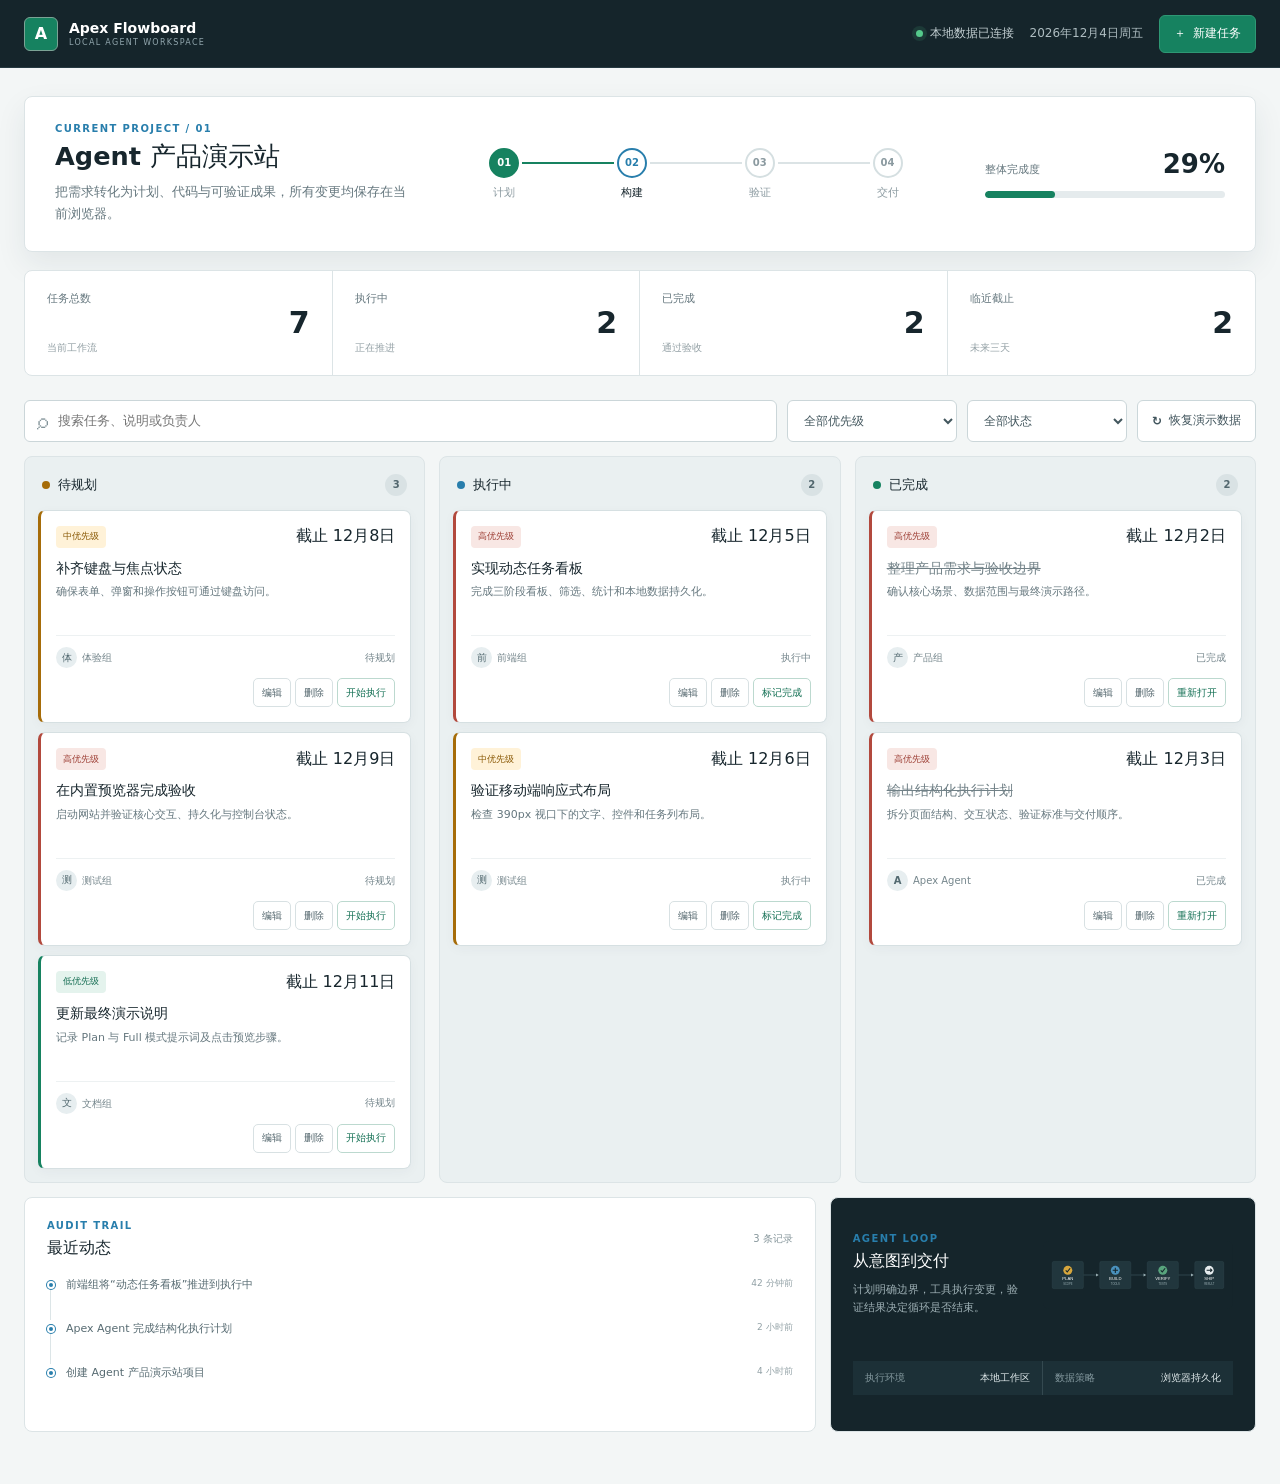
<file: examples/demo_project/apex_flowboard/index.html>
<!doctype html>
<html lang="zh-CN">
<head>
  <meta charset="utf-8">
  <meta name="viewport" content="width=device-width, initial-scale=1">
  <meta name="description" content="Apex Flowboard - 可离线运行的动态项目执行看板">
  <title>Apex Flowboard</title>
  <link rel="stylesheet" href="styles.css">
</head>
<body>
  <header class="topbar">
    <a class="brand" href="#main-content" aria-label="Apex Flowboard 首页">
      <span class="brand-mark" aria-hidden="true">A</span>
      <span><strong>Apex Flowboard</strong><small>LOCAL AGENT WORKSPACE</small></span>
    </a>
    <div class="topbar-actions">
      <span class="local-status"><i aria-hidden="true"></i>本地数据已连接</span>
      <time id="current-date"></time>
      <button class="button button-primary" id="new-task-button" type="button"><span aria-hidden="true">＋</span>新建任务</button>
    </div>
  </header>

  <main id="main-content" class="workspace">
    <section class="project-head" aria-labelledby="project-title">
      <div class="project-copy">
        <p class="eyebrow">CURRENT PROJECT / 01</p>
        <h1 id="project-title">Agent 产品演示站</h1>
        <p>把需求转化为计划、代码与可验证成果，所有变更均保存在当前浏览器。</p>
      </div>
      <div class="phase-strip" aria-label="项目阶段">
        <span class="phase is-done"><b>01</b>计划</span>
        <span class="phase is-active"><b>02</b>构建</span>
        <span class="phase"><b>03</b>验证</span>
        <span class="phase"><b>04</b>交付</span>
      </div>
      <div class="completion" aria-label="项目完成度">
        <div><span>整体完成度</span><strong id="completion-value">0%</strong></div>
        <div class="progress-track"><span id="completion-bar"></span></div>
      </div>
    </section>

    <section class="metrics" aria-label="项目指标">
      <article><span>任务总数</span><strong id="metric-total">0</strong><small>当前工作流</small></article>
      <article><span>执行中</span><strong id="metric-active">0</strong><small>正在推进</small></article>
      <article><span>已完成</span><strong id="metric-done">0</strong><small>通过验收</small></article>
      <article><span>临近截止</span><strong id="metric-due">0</strong><small>未来三天</small></article>
    </section>

    <section class="control-bar" aria-label="筛选任务">
      <label class="search-field">
        <span aria-hidden="true">⌕</span>
        <span class="sr-only">搜索任务</span>
        <input id="search-input" type="search" placeholder="搜索任务、说明或负责人" autocomplete="off">
      </label>
      <label><span class="sr-only">按优先级筛选</span><select id="priority-filter"><option value="all">全部优先级</option><option value="high">高优先级</option><option value="medium">中优先级</option><option value="low">低优先级</option></select></label>
      <label><span class="sr-only">按状态筛选</span><select id="status-filter"><option value="all">全部状态</option><option value="planned">待规划</option><option value="active">执行中</option><option value="done">已完成</option></select></label>
      <button id="reset-button" class="button button-quiet" type="button" title="恢复预置任务"><span aria-hidden="true">↻</span>恢复演示数据</button>
    </section>

    <section class="board" aria-label="任务看板">
      <section class="board-column" data-status="planned">
        <header><span class="status-dot planned"></span><h2>待规划</h2><b id="count-planned">0</b></header>
        <div id="list-planned" class="task-list"></div>
      </section>
      <section class="board-column" data-status="active">
        <header><span class="status-dot active"></span><h2>执行中</h2><b id="count-active">0</b></header>
        <div id="list-active" class="task-list"></div>
      </section>
      <section class="board-column" data-status="done">
        <header><span class="status-dot done"></span><h2>已完成</h2><b id="count-done">0</b></header>
        <div id="list-done" class="task-list"></div>
      </section>
    </section>

    <section class="lower-grid">
      <section class="activity-panel" aria-labelledby="activity-title">
        <header><div><p class="eyebrow">AUDIT TRAIL</p><h2 id="activity-title">最近动态</h2></div><span id="activity-count"></span></header>
        <ol id="activity-list" class="activity-list"></ol>
      </section>
      <aside class="workflow-panel" aria-labelledby="workflow-title">
        <div><p class="eyebrow">AGENT LOOP</p><h2 id="workflow-title">从意图到交付</h2><p>计划明确边界，工具执行变更，验证结果决定循环是否结束。</p></div>
        <img src="assets/workflow-map.svg" alt="计划、构建、验证和交付组成的 Agent 工作流">
        <dl><div><dt>执行环境</dt><dd>本地工作区</dd></div><div><dt>数据策略</dt><dd>浏览器持久化</dd></div></dl>
      </aside>
    </section>
  </main>

  <dialog id="task-dialog" class="task-dialog">
    <form id="task-form" method="dialog" novalidate>
      <header><div><p class="eyebrow">TASK EDITOR</p><h2 id="dialog-title">新建任务</h2></div><button id="close-dialog" class="icon-button" type="button" aria-label="关闭弹窗" title="关闭">×</button></header>
      <input id="task-id" type="hidden">
      <label class="field field-wide"><span>任务标题 *</span><input id="task-title" name="title" maxlength="80" required placeholder="例如：完成移动端适配"><small class="field-error" id="title-error"></small></label>
      <label class="field field-wide"><span>任务说明</span><textarea id="task-description" name="description" rows="3" maxlength="240" placeholder="补充验收范围与关键细节"></textarea></label>
      <div class="form-grid">
        <label class="field"><span>负责人</span><input id="task-owner" name="owner" maxlength="24" placeholder="例如：前端组"></label>
        <label class="field"><span>截止日期 *</span><input id="task-due" name="dueDate" type="date" required><small class="field-error" id="due-error"></small></label>
        <label class="field"><span>优先级</span><select id="task-priority" name="priority"><option value="high">高</option><option value="medium" selected>中</option><option value="low">低</option></select></label>
        <label class="field"><span>状态</span><select id="task-status" name="status"><option value="planned">待规划</option><option value="active">执行中</option><option value="done">已完成</option></select></label>
      </div>
      <footer><button id="cancel-dialog" class="button button-quiet" type="button">取消</button><button class="button button-primary" type="submit">保存任务</button></footer>
    </form>
  </dialog>

  <div id="toast" class="toast" role="status" aria-live="polite"></div>
  <noscript>此演示需要启用 JavaScript 才能使用任务管理功能。</noscript>
  <script src="app.js"></script>
</body>
</html>
</file>
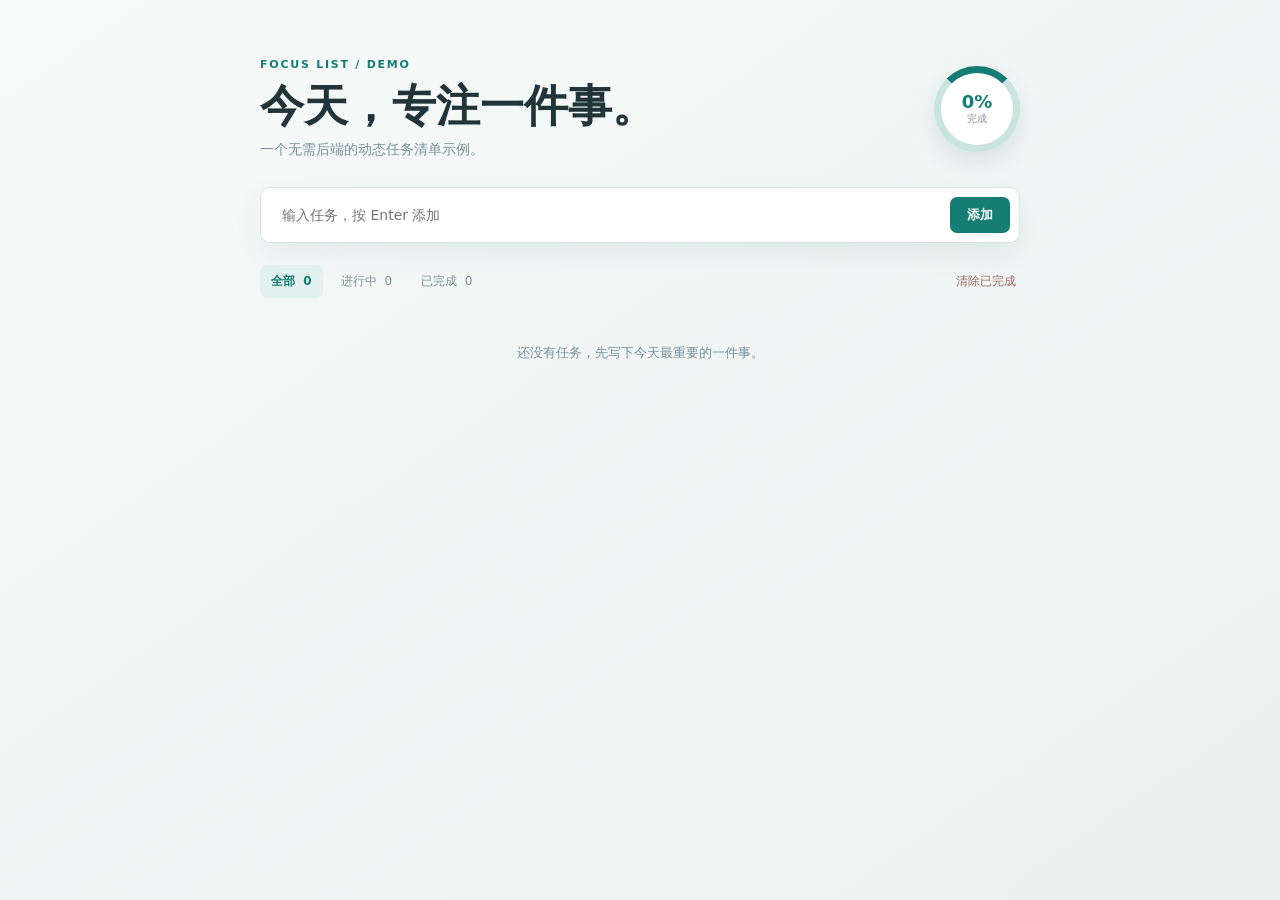
<file: examples/demo_project/frontend_demo/index.html>
<!doctype html>
<html lang="zh-CN">
<head>
  <meta charset="utf-8">
  <meta name="viewport" content="width=device-width, initial-scale=1">
  <title>Focus List</title>
  <link rel="stylesheet" href="styles.css">
</head>
<body>
  <main class="app">
    <header class="hero"><div><p class="eyebrow">FOCUS LIST / DEMO</p><h1>今天，专注一件事。</h1><p class="subhead">一个无需后端的动态任务清单示例。</p></div><div class="progress-ring" aria-label="完成进度"><strong id="progress-value">0%</strong><span>完成</span></div></header>
    <section class="composer" aria-label="新增任务"><input id="task-input" maxlength="120" placeholder="输入任务，按 Enter 添加"><button id="add-task" type="button">添加</button></section>
    <nav class="filters" aria-label="任务筛选"><button class="filter active" data-filter="all">全部 <span id="count-all">0</span></button><button class="filter" data-filter="active">进行中 <span id="count-active">0</span></button><button class="filter" data-filter="done">已完成 <span id="count-done">0</span></button><button id="clear-done" class="clear" type="button">清除已完成</button></nav>
    <ul id="task-list" class="task-list" aria-live="polite"></ul>
    <p id="empty-state" class="empty">还没有任务，先写下今天最重要的一件事。</p>
  </main>
  <script src="app.js"></script>
</body>
</html>
</file>
<file: examples/demo_project/apex_flowboard/styles.css>
:root {
  color-scheme: light;
  --ink: #17262d;
  --muted: #65777e;
  --line: #dce4e6;
  --surface: #ffffff;
  --canvas: #f3f6f6;
  --dark: #15252b;
  --green: #168260;
  --green-soft: #e4f3ed;
  --blue: #287eac;
  --blue-soft: #e7f2f8;
  --amber: #a66c09;
  --amber-soft: #fff2d8;
  --red: #b2493d;
  --shadow: 0 12px 30px rgba(30, 51, 58, .08);
  font-family: Inter, "Segoe UI", "Microsoft YaHei", system-ui, sans-serif;
  font-synthesis: none;
}

* { box-sizing: border-box; }
html { scroll-behavior: smooth; }
body { margin: 0; min-width: 320px; background: var(--canvas); color: var(--ink); }
button, input, select, textarea { font: inherit; letter-spacing: 0; }
button, select { cursor: pointer; }
button:focus-visible, input:focus-visible, select:focus-visible, textarea:focus-visible, a:focus-visible { outline: 3px solid rgba(40, 126, 172, .25); outline-offset: 2px; }
button:disabled { cursor: not-allowed; opacity: .5; }
.sr-only { position: absolute; width: 1px; height: 1px; overflow: hidden; clip: rect(0, 0, 0, 0); white-space: nowrap; }
.eyebrow { margin: 0 0 7px; color: var(--blue); font-size: 10px; font-weight: 800; letter-spacing: 1.4px; }

.topbar { height: 68px; display: flex; align-items: center; justify-content: space-between; gap: 24px; padding: 0 max(24px, calc((100vw - 1440px) / 2)); border-bottom: 1px solid #263a42; background: var(--dark); color: #fff; }
.brand { display: inline-flex; align-items: center; gap: 11px; color: inherit; text-decoration: none; }
.brand-mark { width: 34px; height: 34px; display: grid; place-items: center; border: 1px solid #7ba395; border-radius: 6px; background: var(--green); font-weight: 800; }
.brand strong, .brand small { display: block; }
.brand strong { font-size: 14px; }
.brand small { margin-top: 2px; color: #91a6ad; font-size: 8px; letter-spacing: 1.3px; }
.topbar-actions { display: flex; align-items: center; gap: 16px; font-size: 12px; }
.topbar time { color: #aebdc1; }
.local-status { display: inline-flex; align-items: center; gap: 7px; color: #c5d1d4; }
.local-status i { width: 7px; height: 7px; border-radius: 50%; background: #55ca8c; box-shadow: 0 0 0 4px rgba(85, 202, 140, .12); }

.button { min-height: 38px; display: inline-flex; align-items: center; justify-content: center; gap: 7px; border: 1px solid transparent; border-radius: 6px; padding: 0 14px; font-size: 12px; font-weight: 700; white-space: nowrap; transition: background .18s ease, border-color .18s ease, transform .18s ease; }
.button:hover { transform: translateY(-1px); }
.button-primary { border-color: #2e9874; background: var(--green); color: #fff; }
.button-primary:hover { background: #116f52; }
.button-quiet { border-color: #cbd7da; background: #fff; color: #40545c; }
.button-quiet:hover { border-color: #9eb1b7; background: #f8fafb; }
.icon-button { width: 34px; height: 34px; border: 0; border-radius: 6px; background: transparent; color: #60747b; font-size: 20px; line-height: 1; }
.icon-button:hover { background: #edf2f3; color: var(--ink); }

.workspace { width: min(1440px, 100%); margin: 0 auto; padding: 28px 24px 52px; }
.project-head { min-height: 144px; display: grid; grid-template-columns: minmax(260px, 1.1fr) minmax(430px, 1.6fr) minmax(210px, .75fr); align-items: center; gap: 34px; padding: 26px 30px; border: 1px solid var(--line); border-radius: 8px; background: var(--surface); box-shadow: var(--shadow); }
.project-copy h1 { margin: 0; font-size: clamp(23px, 2vw, 30px); line-height: 1.2; letter-spacing: 0; }
.project-copy > p:last-child { max-width: 470px; margin: 9px 0 0; color: var(--muted); font-size: 13px; line-height: 1.7; }
.phase-strip { display: grid; grid-template-columns: repeat(4, 1fr); }
.phase { position: relative; display: flex; flex-direction: column; gap: 7px; align-items: center; color: #8b9aa0; font-size: 11px; }
.phase:not(:last-child)::after { position: absolute; top: 14px; left: calc(50% + 18px); width: calc(100% - 36px); height: 2px; background: #dbe3e5; content: ""; }
.phase.is-done:not(:last-child)::after { background: var(--green); }
.phase b { z-index: 1; width: 30px; height: 30px; display: grid; place-items: center; border: 2px solid #d5dfe1; border-radius: 50%; background: #fff; font-size: 10px; }
.phase.is-done b { border-color: var(--green); background: var(--green); color: #fff; }
.phase.is-active { color: var(--ink); font-weight: 700; }
.phase.is-active b { border-color: var(--blue); color: var(--blue); }
.completion > div:first-child { display: flex; justify-content: space-between; align-items: baseline; color: var(--muted); font-size: 11px; }
.completion strong { color: var(--ink); font-size: 26px; }
.progress-track { height: 7px; margin-top: 12px; overflow: hidden; border-radius: 4px; background: #e5ebed; }
.progress-track span { display: block; width: 0; height: 100%; border-radius: inherit; background: var(--green); transition: width .35s ease; }

.metrics { display: grid; grid-template-columns: repeat(4, 1fr); margin-top: 18px; border: 1px solid var(--line); border-radius: 8px; background: var(--surface); }
.metrics article { min-height: 104px; display: grid; grid-template: auto 1fr / 1fr auto; gap: 2px 12px; padding: 20px 22px; border-right: 1px solid var(--line); }
.metrics article:last-child { border-right: 0; }
.metrics span { color: var(--muted); font-size: 11px; }
.metrics strong { grid-row: 1 / 3; grid-column: 2; align-self: center; font-size: 30px; line-height: 1; }
.metrics small { align-self: end; color: #93a0a5; font-size: 10px; }

.control-bar { display: grid; grid-template-columns: minmax(260px, 1fr) 170px 160px auto; gap: 10px; margin-top: 24px; }
.control-bar select, .search-field { height: 42px; border: 1px solid #cbd6d9; border-radius: 6px; background: #fff; }
.control-bar select { width: 100%; padding: 0 34px 0 12px; color: #43575e; font-size: 12px; }
.search-field { display: flex; align-items: center; gap: 8px; padding: 0 12px; }
.search-field > span:first-child { color: #829399; font-size: 22px; }
.search-field input { width: 100%; min-width: 0; border: 0; outline: 0; color: var(--ink); font-size: 13px; }

.board { display: grid; grid-template-columns: repeat(3, minmax(0, 1fr)); gap: 14px; margin-top: 14px; }
.board-column { min-width: 0; min-height: 408px; padding: 13px; border: 1px solid var(--line); border-radius: 8px; background: #eaf0f1; }
.board-column > header { height: 40px; display: flex; align-items: center; gap: 8px; padding: 0 4px 10px; }
.board-column h2 { margin: 0; font-size: 13px; }
.board-column header b { min-width: 22px; height: 22px; display: grid; place-items: center; margin-left: auto; border-radius: 11px; background: #d9e2e4; color: #52676e; font-size: 10px; }
.status-dot { width: 8px; height: 8px; border-radius: 50%; }
.status-dot.planned { background: var(--amber); }
.status-dot.active { background: var(--blue); }
.status-dot.done { background: var(--green); }
.task-list { display: grid; align-content: start; gap: 9px; }
.task-card { min-width: 0; padding: 15px; border: 1px solid #d6e0e2; border-left: 3px solid #91a1a6; border-radius: 7px; background: #fff; box-shadow: 0 3px 12px rgba(40, 58, 64, .04); animation: card-in .22s ease both; }
.task-card.priority-high { border-left-color: var(--red); }
.task-card.priority-medium { border-left-color: var(--amber); }
.task-card.priority-low { border-left-color: var(--green); }
.task-card.is-done h3 { color: #718187; text-decoration: line-through; }
.task-meta, .task-footer, .task-actions { display: flex; align-items: center; }
.task-meta { justify-content: space-between; gap: 8px; }
.priority-pill { display: inline-flex; align-items: center; min-height: 22px; border-radius: 4px; padding: 0 7px; font-size: 9px; font-weight: 800; }
.priority-pill.high { background: #f8e7e4; color: #9c3d33; }
.priority-pill.medium { background: var(--amber-soft); color: #885703; }
.priority-pill.low { background: var(--green-soft); color: #146d52; }
.task-card h3 { margin: 11px 0 5px; overflow-wrap: anywhere; font-size: 14px; line-height: 1.4; }
.task-card p { min-height: 38px; margin: 0; color: var(--muted); font-size: 11px; line-height: 1.65; overflow-wrap: anywhere; }
.task-footer { justify-content: space-between; gap: 8px; margin-top: 14px; padding-top: 11px; border-top: 1px solid #edf1f2; color: #75868c; font-size: 10px; }
.task-owner { min-width: 0; overflow: hidden; text-overflow: ellipsis; white-space: nowrap; }
.task-owner i { width: 21px; height: 21px; display: inline-grid; place-items: center; margin-right: 5px; border-radius: 50%; background: #e7eef0; color: #526970; font-style: normal; font-weight: 800; }
.task-actions { justify-content: flex-end; gap: 4px; margin-top: 10px; }
.task-action { min-height: 29px; border: 1px solid #d8e1e3; border-radius: 5px; padding: 0 8px; background: #fff; color: #53666d; font-size: 10px; font-weight: 700; }
.task-action:hover { border-color: #a8b9be; background: #f7fafa; }
.task-action.advance { border-color: #bcd9cf; color: #126f53; }
.task-action.delete:hover { border-color: #e5bcb6; color: var(--red); }
.empty-state { min-height: 128px; display: grid; place-items: center; border: 1px dashed #bdcacc; border-radius: 6px; padding: 18px; color: #7b8c91; text-align: center; font-size: 11px; line-height: 1.6; }

.lower-grid { display: grid; grid-template-columns: 1.3fr .7fr; gap: 14px; margin-top: 14px; }
.activity-panel, .workflow-panel { min-width: 0; border: 1px solid var(--line); border-radius: 8px; background: #fff; }
.activity-panel { padding: 22px; }
.activity-panel > header { display: flex; align-items: center; justify-content: space-between; gap: 12px; }
.activity-panel h2, .workflow-panel h2 { margin: 0; font-size: 16px; }
.activity-panel header > span { color: #87979c; font-size: 10px; }
.activity-list { display: grid; gap: 0; margin: 18px 0 0; padding: 0; list-style: none; }
.activity-list li { position: relative; display: grid; grid-template-columns: 8px 1fr auto; gap: 11px; align-items: start; min-height: 44px; padding-bottom: 13px; color: #566a71; font-size: 11px; line-height: 1.5; }
.activity-list li:not(:last-child)::after { position: absolute; top: 11px; bottom: 1px; left: 3px; width: 1px; background: #dce5e7; content: ""; }
.activity-list i { z-index: 1; width: 8px; height: 8px; margin-top: 4px; border: 2px solid #fff; border-radius: 50%; background: var(--blue); box-shadow: 0 0 0 1px var(--blue); }
.activity-list time { color: #91a0a5; font-size: 9px; white-space: nowrap; }
.workflow-panel { display: grid; grid-template-columns: 1fr minmax(190px, .9fr); gap: 18px; align-items: center; padding: 22px; background: var(--dark); color: #fff; }
.workflow-panel > div > p:last-child { margin: 9px 0 0; color: #9eb0b5; font-size: 11px; line-height: 1.65; }
.workflow-panel img { width: 100%; min-width: 0; border-radius: 6px; }
.workflow-panel dl { grid-column: 1 / -1; display: grid; grid-template-columns: 1fr 1fr; gap: 1px; margin: 0; background: #344950; }
.workflow-panel dl div { display: flex; justify-content: space-between; gap: 12px; padding: 10px 12px; background: #1c3037; font-size: 10px; }
.workflow-panel dt { color: #84999f; }
.workflow-panel dd { margin: 0; color: #dfe8ea; }

.task-dialog { width: min(620px, calc(100% - 28px)); max-height: calc(100vh - 28px); overflow: auto; border: 0; border-radius: 8px; padding: 0; box-shadow: 0 24px 80px rgba(18, 35, 41, .28); }
.task-dialog::backdrop { background: rgba(15, 30, 36, .66); backdrop-filter: blur(2px); }
.task-dialog form { padding: 24px; }
.task-dialog header { display: flex; align-items: start; justify-content: space-between; margin-bottom: 20px; }
.task-dialog h2 { margin: 0; font-size: 19px; }
.field { display: grid; gap: 7px; min-width: 0; color: #4f6269; font-size: 11px; font-weight: 700; }
.field-wide { margin-bottom: 15px; }
.field input, .field textarea, .field select { width: 100%; border: 1px solid #cbd6d9; border-radius: 6px; padding: 10px 11px; background: #fff; color: var(--ink); font-size: 12px; font-weight: 400; resize: vertical; }
.field input, .field select { height: 40px; }
.field [aria-invalid="true"] { border-color: var(--red); }
.field-error { min-height: 12px; color: var(--red); font-size: 9px; font-weight: 500; }
.form-grid { display: grid; grid-template-columns: 1fr 1fr; gap: 14px; }
.task-dialog footer { display: flex; justify-content: flex-end; gap: 9px; margin-top: 24px; padding-top: 17px; border-top: 1px solid var(--line); }
.toast { position: fixed; z-index: 20; right: 22px; bottom: 22px; max-width: min(360px, calc(100vw - 32px)); transform: translateY(15px); border-radius: 6px; padding: 12px 15px; background: var(--dark); color: #fff; font-size: 11px; box-shadow: var(--shadow); opacity: 0; pointer-events: none; transition: opacity .2s ease, transform .2s ease; }
.toast.is-visible { transform: translateY(0); opacity: 1; }
noscript { position: fixed; inset: auto 16px 16px; padding: 12px; background: #fff0d0; color: #664300; text-align: center; }

@keyframes card-in { from { transform: translateY(5px); opacity: 0; } to { transform: translateY(0); opacity: 1; } }
@media (prefers-reduced-motion: reduce) { *, *::before, *::after { scroll-behavior: auto !important; animation: none !important; transition: none !important; } }

@media (max-width: 1060px) {
  .project-head { grid-template-columns: 1fr 1fr; }
  .project-copy { grid-column: 1 / -1; }
  .control-bar { grid-template-columns: 1fr 1fr 1fr; }
  .control-bar .search-field { grid-column: 1 / -1; }
  .workflow-panel { grid-template-columns: 1fr; }
  .workflow-panel img { max-height: 160px; object-fit: cover; }
}

@media (max-width: 760px) {
  .topbar { height: auto; min-height: 64px; padding: 10px 16px; }
  .topbar-actions { gap: 8px; }
  .local-status, .topbar time { display: none; }
  .workspace { padding: 16px 12px 36px; }
  .project-head { grid-template-columns: 1fr; gap: 22px; padding: 22px 18px; }
  .project-copy { grid-column: auto; }
  .metrics { grid-template-columns: 1fr 1fr; }
  .metrics article:nth-child(2) { border-right: 0; }
  .metrics article:nth-child(-n+2) { border-bottom: 1px solid var(--line); }
  .control-bar { grid-template-columns: 1fr 1fr; }
  .control-bar .search-field, .control-bar .button { grid-column: 1 / -1; }
  .board { grid-template-columns: 1fr; }
  .board-column { min-height: 180px; }
  .lower-grid { grid-template-columns: 1fr; }
  .workflow-panel { grid-template-columns: 1fr minmax(150px, .8fr); }
}

@media (max-width: 480px) {
  .brand small { display: none; }
  .button { padding-inline: 11px; }
  .topbar .button { font-size: 11px; }
  .metrics article { min-height: 90px; padding: 16px; }
  .metrics strong { font-size: 25px; }
  .phase-strip { overflow-x: auto; padding-bottom: 3px; }
  .phase { min-width: 70px; }
  .control-bar { grid-template-columns: 1fr; }
  .control-bar .search-field, .control-bar .button { grid-column: auto; }
  .workflow-panel { grid-template-columns: 1fr; }
  .form-grid { grid-template-columns: 1fr; }
  .task-dialog form { padding: 20px 16px; }
  .activity-list li { grid-template-columns: 8px 1fr; }
  .activity-list time { grid-column: 2; }
}
</file>
<file: examples/demo_project/frontend_demo/styles.css>
:root { font-family: "Microsoft YaHei", system-ui, sans-serif; color: #20343a; background: #edf3f1; --ink: #20343a; --muted: #799096; --line: #d6e4e0; --accent: #157d73; --accent-soft: #e2f1ed; }
* { box-sizing: border-box; }
body { margin: 0; min-height: 100vh; background: linear-gradient(145deg, #f7fbfa 0%, #e9f1ef 100%); }
.app { width: min(760px, calc(100% - 32px)); margin: 0 auto; padding: 58px 0 72px; }
.hero { display: flex; align-items: center; justify-content: space-between; gap: 22px; margin-bottom: 28px; }
.eyebrow { margin: 0 0 10px; color: var(--accent); font-size: 11px; font-weight: 800; letter-spacing: .16em; }
h1 { margin: 0; color: var(--ink); font-size: clamp(28px, 6vw, 44px); line-height: 1.12; }
.subhead { margin: 11px 0 0; color: var(--muted); font-size: 14px; }
.progress-ring { width: 86px; height: 86px; flex: 0 0 auto; display: grid; place-content: center; text-align: center; border: 7px solid #c9e4dd; border-top-color: var(--accent); border-radius: 50%; background: #fff; box-shadow: 0 10px 24px #315b5420; }
.progress-ring strong { font-size: 18px; color: var(--accent); }.progress-ring span { color: var(--muted); font-size: 10px; }
.composer { display: flex; gap: 9px; padding: 9px; border: 1px solid var(--line); border-radius: 10px; background: #fff; box-shadow: 0 12px 28px #315b5414; }
#task-input { min-width: 0; flex: 1; border: 0; outline: 0; padding: 10px 12px; color: var(--ink); font: inherit; font-size: 14px; }
#add-task, .filter, .clear { border: 0; border-radius: 7px; cursor: pointer; font: inherit; }
#add-task { padding: 0 17px; color: #fff; background: var(--accent); font-size: 13px; font-weight: 700; }.filters { display: flex; align-items: center; gap: 7px; margin: 22px 0 12px; flex-wrap: wrap; }.filter { padding: 8px 11px; color: var(--muted); background: transparent; font-size: 12px; }.filter span { margin-left: 4px; color: inherit; font-variant-numeric: tabular-nums; }.filter.active { color: var(--accent); background: var(--accent-soft); font-weight: 700; }.clear { margin-left: auto; padding: 8px 4px; color: #a06868; background: transparent; font-size: 12px; }
.task-list { display: grid; gap: 8px; padding: 0; margin: 0; list-style: none; }.task { display: grid; grid-template-columns: 22px minmax(0, 1fr) 30px; align-items: center; gap: 9px; padding: 13px 14px; border: 1px solid var(--line); border-radius: 8px; background: #fff; box-shadow: 0 5px 13px #315b540b; }.task-check { width: 19px; height: 19px; border: 2px solid #a8c4bd; border-radius: 50%; cursor: pointer; background: #fff; }.task.done .task-check { border-color: var(--accent); background: var(--accent); box-shadow: inset 0 0 0 4px #fff; }.task-label { min-width: 0; overflow-wrap: anywhere; font-size: 14px; }.task.done .task-label { color: #9aabad; text-decoration: line-through; }.delete { width: 28px; height: 28px; border: 0; border-radius: 6px; color: #ad7777; background: transparent; cursor: pointer; font-size: 18px; }.delete:hover { background: #fff1f1; }.empty { margin: 34px 0; color: var(--muted); text-align: center; font-size: 13px; }
@media (max-width: 520px) { .app { padding-top: 36px; }.hero { align-items: flex-start; }.progress-ring { width: 68px; height: 68px; border-width: 5px; }.progress-ring strong { font-size: 15px; }.progress-ring span { font-size: 9px; }.clear { width: 100%; margin-left: 0; text-align: left; } }
</file>
